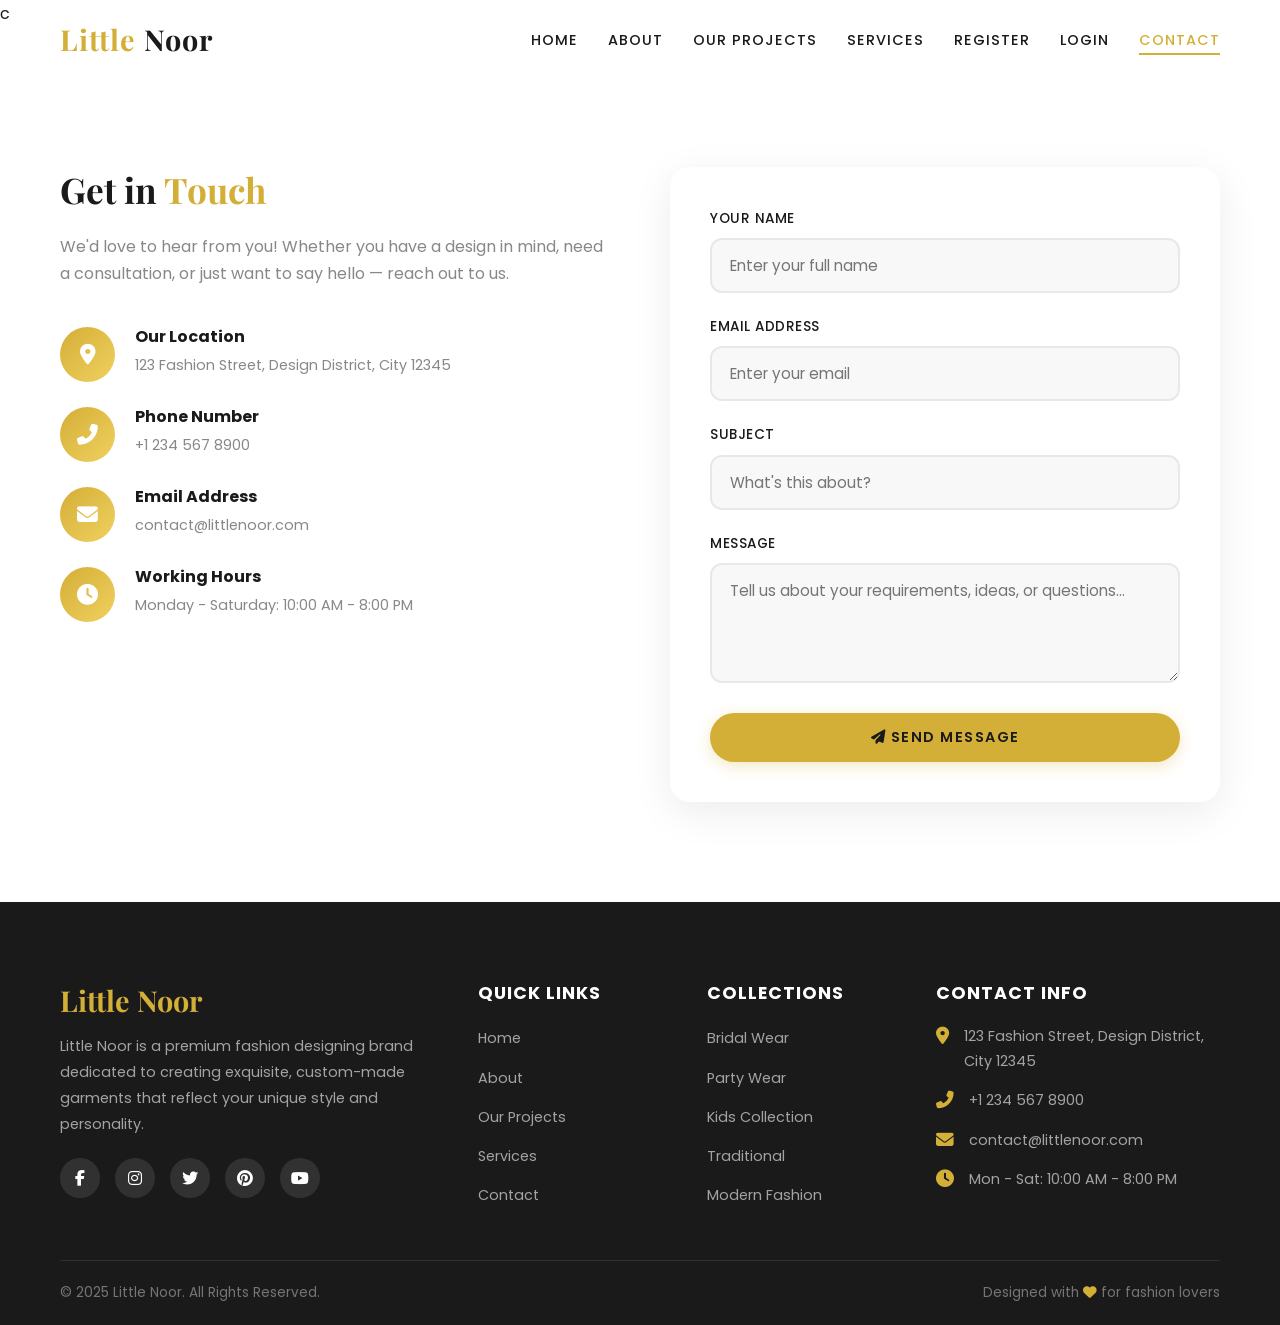
<file: contact.html>
c<!DOCTYPE html>
<html lang="en">
<head>
    <meta charset="UTF-8">
    <meta name="viewport" content="width=device-width, initial-scale=1.0">
    <meta name="description" content="Contact Little Noor - Fashion Designing Studio">
    <title>Contact Us - Little Noor</title>
    <link rel="stylesheet" href="https://cdnjs.cloudflare.com/ajax/libs/font-awesome/6.5.1/css/all.min.css">
    <link rel="stylesheet" href="css/style.css">
    <link rel="icon" type="image/svg+xml" href="data:image/svg+xml,<svg xmlns='http://www.w3.org/2000/svg' viewBox='0 0 100 100'><text y='.9em' font-size='90'>👗</text></svg>">
</head>
<body>

    <!-- Preloader -->
    <div id="preloader">
        <div class="loader"></div>
    </div>

    <!-- Navigation -->
    <nav class="navbar" id="navbar">
        <div class="container">
            <a href="index.html" class="logo">Little <span>Noor</span></a>
            <div class="nav-overlay" id="navOverlay"></div>
            <ul class="nav-menu" id="navMenu">
                <li><a href="index.html" class="nav-link">Home</a></li>
                <li><a href="index.html#about" class="nav-link">About</a></li>
                <li><a href="projects.html" class="nav-link">Our Projects</a></li>
                <li><a href="index.html#services" class="nav-link">Services</a></li>
                <li><a href="register.html" class="nav-link">Register</a></li>
                <li><a href="login.html" class="nav-link">Login</a></li>
                <li><a href="contact.html" class="nav-link active">Contact</a></li>
            </ul>
            <div class="nav-toggle" id="navToggle">
                <span></span>
                <span></span>
                <span></span>
            </div>
        </div>
    </nav>

    <!-- Contact Section -->
    <section class="contact-section">
        <div class="container">
            <div class="contact-wrapper">
                <!-- Contact Info -->
                <div class="contact-info fade-in-left">
                    <h2>Get in <span>Touch</span></h2>
                    <p>We'd love to hear from you! Whether you have a design in mind, need a consultation, or just want to say hello — reach out to us.</p>

                    <div class="contact-details">
                        <div class="contact-detail">
                            <div class="icon"><i class="fas fa-map-marker-alt"></i></div>
                            <div class="text">
                                <h4>Our Location</h4>
                                <p>123 Fashion Street, Design District, City 12345</p>
                            </div>
                        </div>
                        <div class="contact-detail">
                            <div class="icon"><i class="fas fa-phone-alt"></i></div>
                            <div class="text">
                                <h4>Phone Number</h4>
                                <p>+1 234 567 8900</p>
                            </div>
                        </div>
                        <div class="contact-detail">
                            <div class="icon"><i class="fas fa-envelope"></i></div>
                            <div class="text">
                                <h4>Email Address</h4>
                                <p>contact@littlenoor.com</p>
                            </div>
                        </div>
                        <div class="contact-detail">
                            <div class="icon"><i class="fas fa-clock"></i></div>
                            <div class="text">
                                <h4>Working Hours</h4>
                                <p>Monday - Saturday: 10:00 AM - 8:00 PM</p>
                            </div>
                        </div>
                    </div>

                    <div class="footer-social" style="margin-top: 30px;">
                        <a href="#"><i class="fab fa-facebook-f"></i></a>
                        <a href="#"><i class="fab fa-instagram"></i></a>
                        <a href="#"><i class="fab fa-twitter"></i></a>
                        <a href="#"><i class="fab fa-pinterest"></i></a>
                        <a href="#"><i class="fab fa-youtube"></i></a>
                    </div>
                </div>

                <!-- Contact Form -->
                <div class="contact-form fade-in-right">
                    <div class="success-alert" id="contactSuccess">
                        <i class="fas fa-check-circle"></i>
                        <h3>Message Sent Successfully!</h3>
                        <p>Thank you for reaching out. We'll get back to you shortly.</p>
                    </div>

                    <form id="contactForm" novalidate>
                        <div class="form-group">
                            <label for="contactName">Your Name</label>
                            <input type="text" id="contactName" name="name" placeholder="Enter your full name" required>
                            <div class="error-message">Please enter your name</div>
                        </div>

                        <div class="form-group">
                            <label for="contactEmail">Email Address</label>
                            <input type="email" id="contactEmail" name="email" placeholder="Enter your email" required>
                            <div class="error-message">Please enter a valid email address</div>
                        </div>

                        <div class="form-group">
                            <label for="contactSubject">Subject</label>
                            <input type="text" id="contactSubject" name="subject" placeholder="What's this about?" required>
                            <div class="error-message">Please enter a subject</div>
                        </div>

                        <div class="form-group">
                            <label for="contactMessage">Message</label>
                            <textarea id="contactMessage" name="message" placeholder="Tell us about your requirements, ideas, or questions..." required></textarea>
                            <div class="error-message">Please enter your message</div>
                        </div>

                        <div class="form-actions">
                            <button type="submit" class="btn btn-primary">
                                <i class="fas fa-paper-plane"></i> Send Message
                            </button>
                        </div>
                    </form>
                </div>
            </div>
        </div>
    </section>

    <!-- Footer -->
    <footer class="footer">
        <div class="container">
            <div class="footer-grid">
                <div class="footer-about">
                    <h3>Little Noor</h3>
                    <p>Little Noor is a premium fashion designing brand dedicated to creating exquisite, custom-made garments that reflect your unique style and personality.</p>
                    <div class="footer-social">
                        <a href="#"><i class="fab fa-facebook-f"></i></a>
                        <a href="#"><i class="fab fa-instagram"></i></a>
                        <a href="#"><i class="fab fa-twitter"></i></a>
                        <a href="#"><i class="fab fa-pinterest"></i></a>
                        <a href="#"><i class="fab fa-youtube"></i></a>
                    </div>
                </div>
                <div>
                    <h4>Quick Links</h4>
                    <ul class="footer-links">
                        <li><a href="index.html">Home</a></li>
                        <li><a href="index.html#about">About</a></li>
                        <li><a href="projects.html">Our Projects</a></li>
                        <li><a href="index.html#services">Services</a></li>
                        <li><a href="contact.html">Contact</a></li>
                    </ul>
                </div>
                <div>
                    <h4>Collections</h4>
                    <ul class="footer-links">
                        <li><a href="projects.html">Bridal Wear</a></li>
                        <li><a href="projects.html">Party Wear</a></li>
                        <li><a href="projects.html">Kids Collection</a></li>
                        <li><a href="projects.html">Traditional</a></li>
                        <li><a href="projects.html">Modern Fashion</a></li>
                    </ul>
                </div>
                <div>
                    <h4>Contact Info</h4>
                    <ul class="footer-contact">
                        <li><i class="fas fa-map-marker-alt"></i><span>123 Fashion Street, Design District, City 12345</span></li>
                        <li><i class="fas fa-phone-alt"></i><span>+1 234 567 8900</span></li>
                        <li><i class="fas fa-envelope"></i><span>contact@littlenoor.com</span></li>
                        <li><i class="fas fa-clock"></i><span>Mon - Sat: 10:00 AM - 8:00 PM</span></li>
                    </ul>
                </div>
            </div>
            <div class="footer-bottom">
                <p>&copy; 2025 Little Noor. All Rights Reserved.</p>
                <p>Designed with <i class="fas fa-heart" style="color: var(--gold);"></i> for fashion lovers</p>
            </div>
        </div>
    </footer>

    <!-- Scroll to Top -->
    <button class="scroll-top" id="scrollTop"><i class="fas fa-arrow-up"></i></button>

    <script src="js/script.js"></script>
</body>
</html>

</content>
</file>
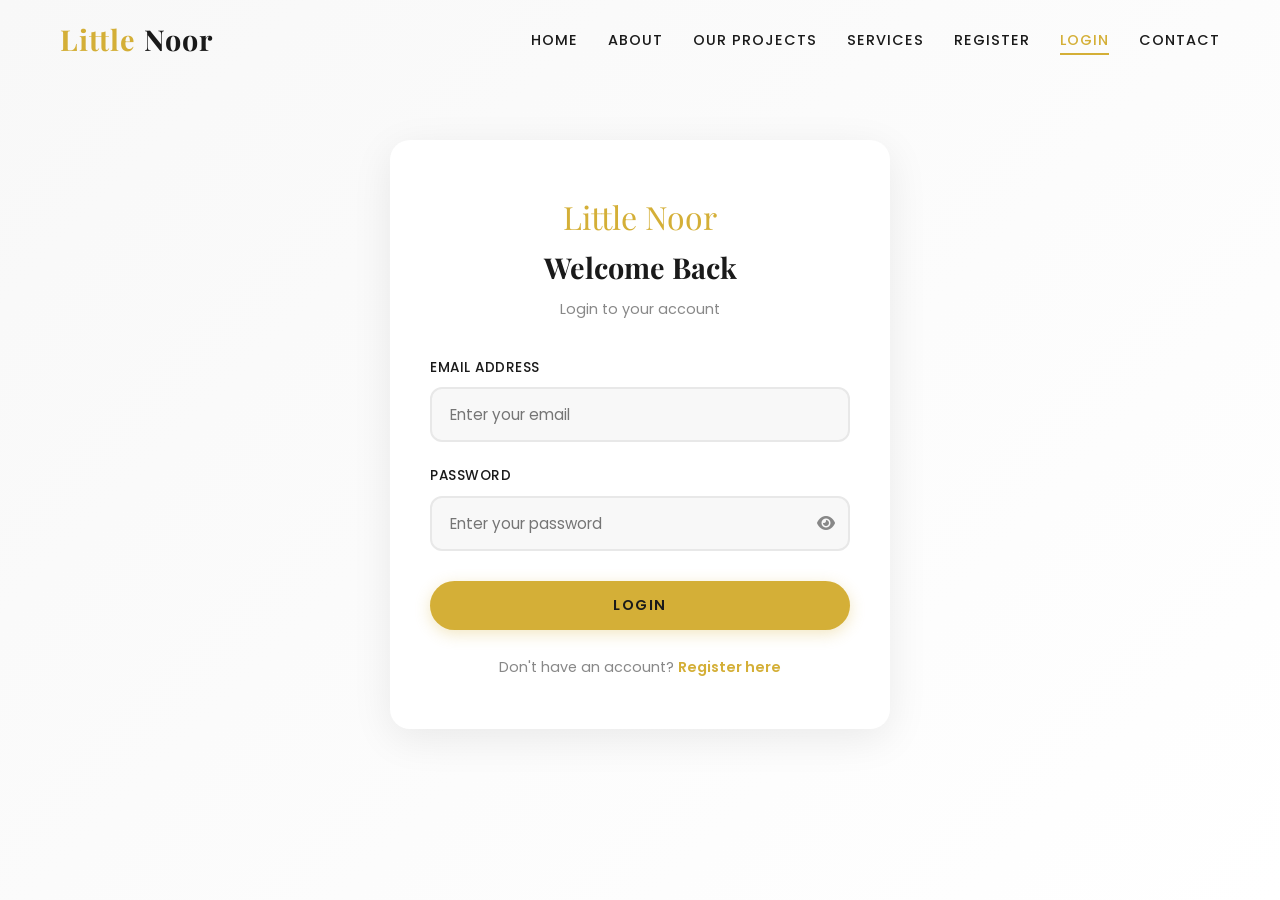
<file: dashboard.html>
<!DOCTYPE html>
<html lang="en">
<head>
    <meta charset="UTF-8">
    <meta name="viewport" content="width=device-width, initial-scale=1.0">
    <meta name="description" content="Little Noor Dashboard - Welcome to your fashion design studio">
    <title>Dashboard - Little Noor</title>
    <link rel="stylesheet" href="https://cdnjs.cloudflare.com/ajax/libs/font-awesome/6.5.1/css/all.min.css">
    <link rel="stylesheet" href="css/style.css">
    <link rel="icon" type="image/svg+xml" href="data:image/svg+xml,<svg xmlns='http://www.w3.org/2000/svg' viewBox='0 0 100 100'><text y='.9em' font-size='90'>👗</text></svg>">
</head>
<body>

    <!-- Preloader -->
    <div id="preloader">
        <div class="loader"></div>
    </div>

    <!-- Navigation -->
    <nav class="navbar" id="navbar">
        <div class="container">
            <a href="index.html" class="logo">Little <span>Noor</span></a>
            <div class="nav-overlay" id="navOverlay"></div>
            <ul class="nav-menu" id="navMenu">
                <li><a href="index.html" class="nav-link">Home</a></li>
                <li><a href="index.html#about" class="nav-link">About</a></li>
                <li><a href="projects.html" class="nav-link">Our Projects</a></li>
                <li><a href="index.html#services" class="nav-link">Services</a></li>
                <li><a href="measurements.html" class="nav-link">Measurements</a></li>
                <li><a href="index.html" class="nav-link" id="logoutBtn">Logout</a></li>
                <li><a href="contact.html" class="nav-link">Contact</a></li>
            </ul>
            <div class="nav-toggle" id="navToggle">
                <span></span>
                <span></span>
                <span></span>
            </div>
        </div>
    </nav>

    <!-- Dashboard -->
    <section class="dashboard">
        <div class="container">
            <div class="dashboard-card fade-in">
                <div class="welcome-icon">
                    <i class="fas fa-tshirt"></i>
                </div>
                <h1>Welcome to <span>Little Noor!</span></h1>
                <p>Start designing your dream dress.</p>
                <p style="margin-bottom: 35px; font-size: 0.95rem;">We're excited to have you on board. Explore our services and let your creativity shine.</p>
                <div class="dashboard-links">
                    <a href="measurements.html" class="btn btn-primary">
                        <i class="fas fa-ruler-combined"></i> Take Measurements
                    </a>
                    <a href="projects.html" class="btn btn-gold-outline">
                        <i class="fas fa-images"></i> View Projects
                    </a>
                    <a href="contact.html" class="btn btn-dark">
                        <i class="fas fa-envelope"></i> Contact Us
                    </a>
                </div>
            </div>
        </div>
    </section>

    <!-- Scroll to Top -->
    <button class="scroll-top" id="scrollTop"><i class="fas fa-arrow-up"></i></button>

    <script src="js/script.js"></script>
</body>
</html>
</file>
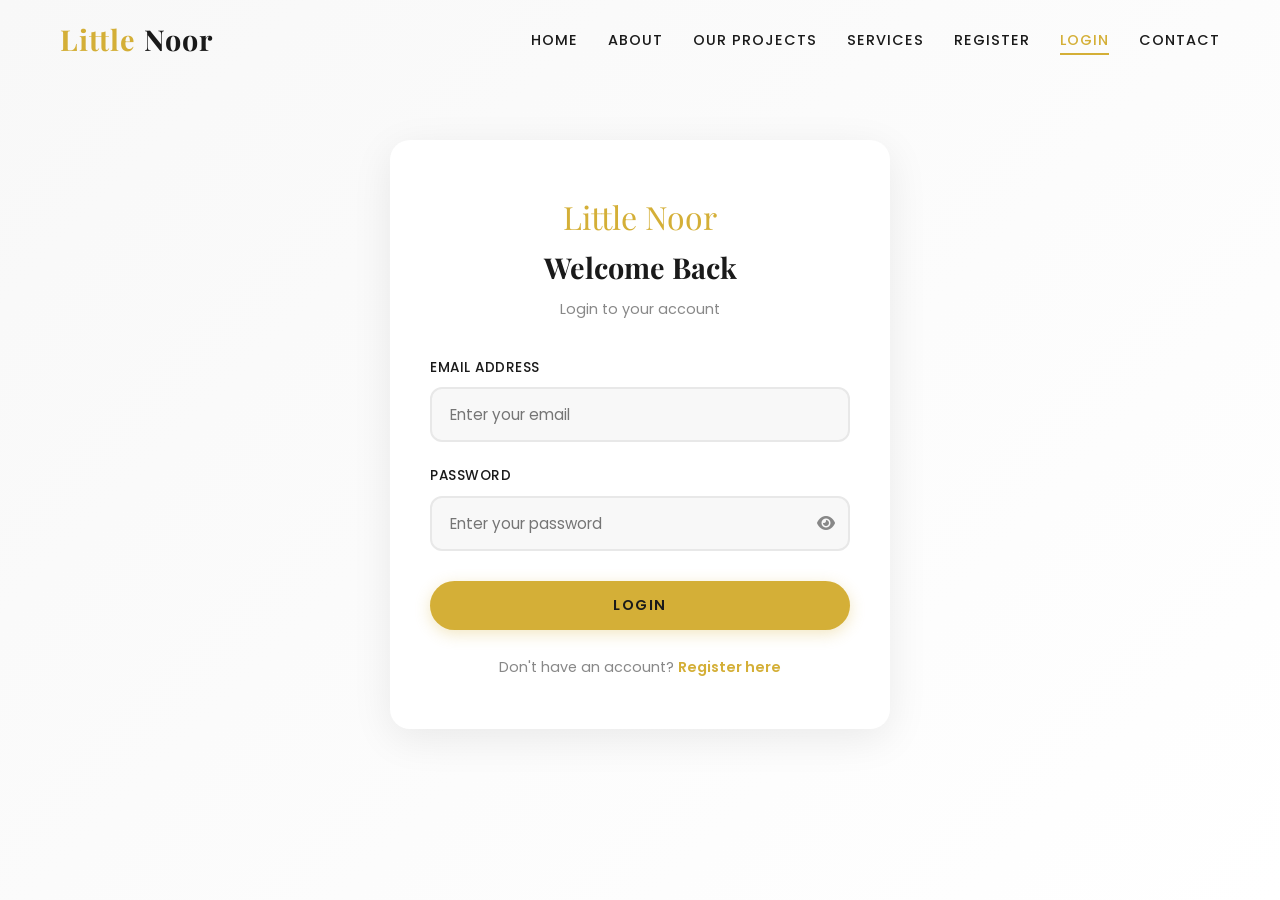
<file: login.html>
<!DOCTYPE html>
<html lang="en">
<head>
    <meta charset="UTF-8">
    <meta name="viewport" content="width=device-width, initial-scale=1.0">
    <meta name="description" content="Login to Little Noor - Access your fashion dashboard">
    <title>Login - Little Noor</title>
    <link rel="stylesheet" href="https://cdnjs.cloudflare.com/ajax/libs/font-awesome/6.5.1/css/all.min.css">
    <link rel="stylesheet" href="css/style.css">
    <link rel="icon" type="image/svg+xml" href="data:image/svg+xml,<svg xmlns='http://www.w3.org/2000/svg' viewBox='0 0 100 100'><text y='.9em' font-size='90'>👗</text></svg>">
</head>
<body>

    <!-- Preloader -->
    <div id="preloader">
        <div class="loader"></div>
    </div>

    <!-- Navigation -->
    <nav class="navbar" id="navbar">
        <div class="container">
            <a href="index.html" class="logo">Little <span>Noor</span></a>
            <div class="nav-overlay" id="navOverlay"></div>
            <ul class="nav-menu" id="navMenu">
                <li><a href="index.html" class="nav-link">Home</a></li>
                <li><a href="index.html#about" class="nav-link">About</a></li>
                <li><a href="projects.html" class="nav-link">Our Projects</a></li>
                <li><a href="index.html#services" class="nav-link">Services</a></li>
                <li><a href="register.html" class="nav-link">Register</a></li>
                <li><a href="login.html" class="nav-link active">Login</a></li>
                <li><a href="contact.html" class="nav-link">Contact</a></li>
            </ul>
            <div class="nav-toggle" id="navToggle">
                <span></span>
                <span></span>
                <span></span>
            </div>
        </div>
    </nav>

    <!-- Login Form -->
    <section class="form-section">
        <div class="container">
            <div class="form-container">
                <div class="form-header">
                    <div class="logo-text">Little Noor</div>
                    <h2>Welcome Back</h2>
                    <p>Login to your account</p>
                </div>

                <div class="success-alert" id="loginSuccess">
                    <i class="fas fa-check-circle"></i>
                    <h3>Login Successful!</h3>
                    <p>Redirecting to your dashboard...</p>
                </div>

                <div class="success-alert" id="loginError" style="background: linear-gradient(135deg, #E74C3C, #C0392B);">
                    <i class="fas fa-exclamation-circle"></i>
                    <h3>Login Failed</h3>
                    <p>Invalid email or password. Please try again.</p>
                </div>

                <form id="loginForm" novalidate>
                    <div class="form-group">
                        <label for="loginEmail">Email Address</label>
                        <input type="email" id="loginEmail" name="email" placeholder="Enter your email" required>
                        <div class="error-message">Please enter a valid email address</div>
                    </div>

                    <div class="form-group">
                        <label for="loginPassword">Password</label>
                        <div class="password-toggle">
                            <input type="password" id="loginPassword" name="password" placeholder="Enter your password" required>
                            <i class="fas fa-eye toggle-password" data-target="loginPassword"></i>
                        </div>
                        <div class="error-message">Password is required</div>
                    </div>

                    <div class="form-actions">
                        <button type="submit" class="btn btn-primary">Login</button>
                    </div>

                    <div class="form-footer">
                        Don't have an account? <a href="register.html">Register here</a>
                    </div>
                </form>
            </div>
        </div>
    </section>

    <!-- Scroll to Top -->
    <button class="scroll-top" id="scrollTop"><i class="fas fa-arrow-up"></i></button>

    <script src="js/script.js"></script>
    <script src="js/login.js"></script>
</body>
</html>
</file>
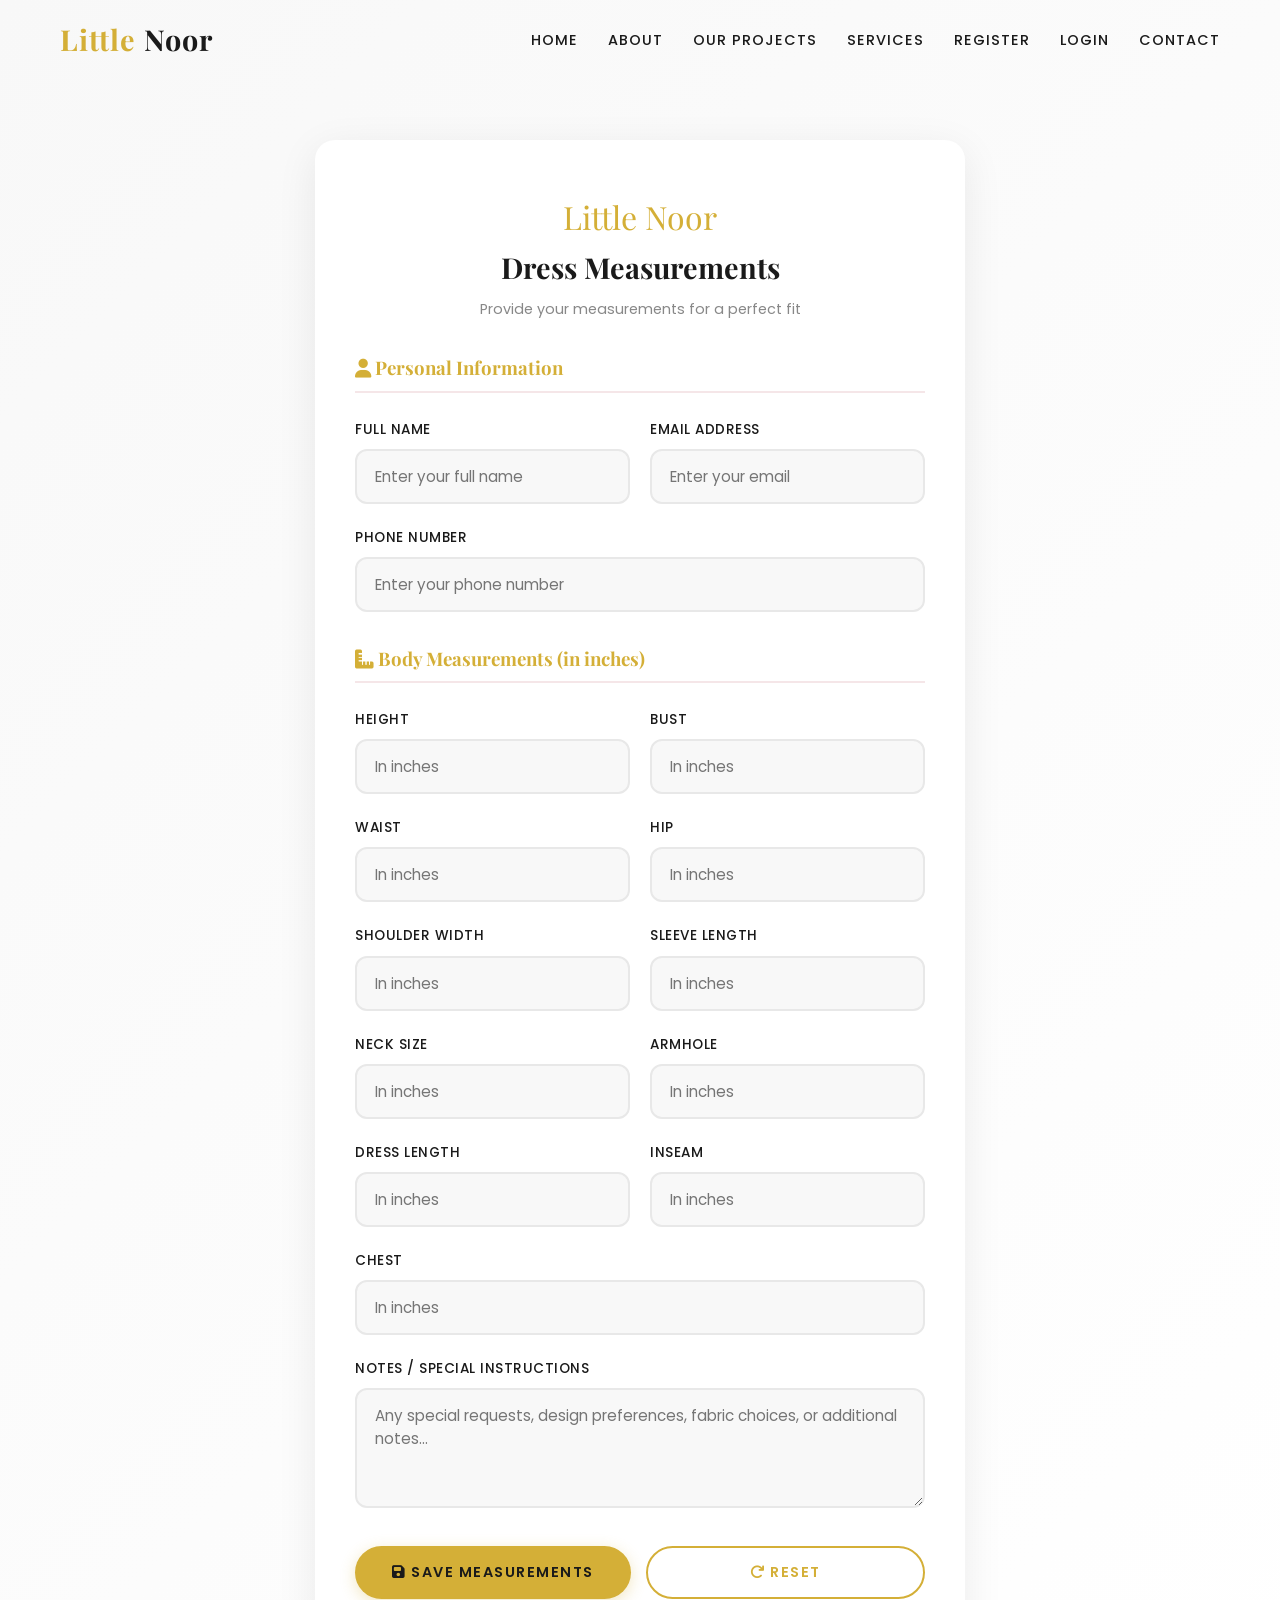
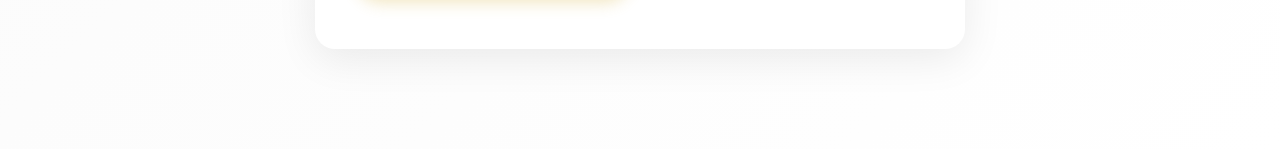
<file: measurements.html>
<!DOCTYPE html>
<html lang="en">
<head>
    <meta charset="UTF-8">
    <meta name="viewport" content="width=device-width, initial-scale=1.0">
    <meta name="description" content="Dress Measurement Form - Little Noor Fashion Designing">
    <title>Dress Measurements - Little Noor</title>
    <link rel="stylesheet" href="https://cdnjs.cloudflare.com/ajax/libs/font-awesome/6.5.1/css/all.min.css">
    <link rel="stylesheet" href="css/style.css">
    <link rel="icon" type="image/svg+xml" href="data:image/svg+xml,<svg xmlns='http://www.w3.org/2000/svg' viewBox='0 0 100 100'><text y='.9em' font-size='90'>👗</text></svg>">
</head>
<body>

    <!-- Preloader -->
    <div id="preloader">
        <div class="loader"></div>
    </div>

    <!-- Navigation -->
    <nav class="navbar" id="navbar">
        <div class="container">
            <a href="index.html" class="logo">Little <span>Noor</span></a>
            <div class="nav-overlay" id="navOverlay"></div>
            <ul class="nav-menu" id="navMenu">
                <li><a href="index.html" class="nav-link">Home</a></li>
                <li><a href="index.html#about" class="nav-link">About</a></li>
                <li><a href="projects.html" class="nav-link">Our Projects</a></li>
                <li><a href="index.html#services" class="nav-link">Services</a></li>
                <li><a href="register.html" class="nav-link">Register</a></li>
                <li><a href="login.html" class="nav-link">Login</a></li>
                <li><a href="contact.html" class="nav-link">Contact</a></li>
            </ul>
            <div class="nav-toggle" id="navToggle">
                <span></span>
                <span></span>
                <span></span>
            </div>
        </div>
    </nav>

    <!-- Measurements Form -->
    <section class="form-section">
        <div class="container">
            <div class="form-container wide">
                <div class="form-header">
                    <div class="logo-text">Little Noor</div>
                    <h2>Dress Measurements</h2>
                    <p>Provide your measurements for a perfect fit</p>
                </div>

                <div class="success-alert" id="measurementSuccess">
                    <i class="fas fa-check-circle"></i>
                    <h3>Measurements Submitted Successfully!</h3>
                    <p>We'll get back to you with a custom design soon.</p>
                </div>

                <form id="measurementForm" novalidate>
                    <h3 style="font-family: var(--font-primary); margin-bottom: 25px; color: var(--gold); border-bottom: 2px solid var(--soft-pink); padding-bottom: 10px;">
                        <i class="fas fa-user"></i> Personal Information
                    </h3>

                    <div class="form-row">
                        <div class="form-group">
                            <label for="measName">Full Name</label>
                            <input type="text" id="measName" name="name" placeholder="Enter your full name" required>
                            <div class="error-message">Name is required</div>
                        </div>
                        <div class="form-group">
                            <label for="measEmail">Email Address</label>
                            <input type="email" id="measEmail" name="email" placeholder="Enter your email" required>
                            <div class="error-message">Valid email is required</div>
                        </div>
                    </div>

                    <div class="form-group">
                        <label for="measPhone">Phone Number</label>
                        <input type="tel" id="measPhone" name="phone" placeholder="Enter your phone number" required>
                        <div class="error-message">Phone number is required</div>
                    </div>

                    <h3 style="font-family: var(--font-primary); margin: 35px 0 25px; color: var(--gold); border-bottom: 2px solid var(--soft-pink); padding-bottom: 10px;">
                        <i class="fas fa-ruler-combined"></i> Body Measurements (in inches)
                    </h3>

                    <div class="form-row">
                        <div class="form-group">
                            <label for="height">Height</label>
                            <input type="number" id="height" name="height" placeholder="In inches" step="0.1" required>
                            <div class="error-message">Height is required</div>
                        </div>
                        <div class="form-group">
                            <label for="bust">Bust</label>
                            <input type="number" id="bust" name="bust" placeholder="In inches" step="0.1" required>
                            <div class="error-message">Bust measurement is required</div>
                        </div>
                    </div>

                    <div class="form-row">
                        <div class="form-group">
                            <label for="waist">Waist</label>
                            <input type="number" id="waist" name="waist" placeholder="In inches" step="0.1" required>
                            <div class="error-message">Waist measurement is required</div>
                        </div>
                        <div class="form-group">
                            <label for="hip">Hip</label>
                            <input type="number" id="hip" name="hip" placeholder="In inches" step="0.1" required>
                            <div class="error-message">Hip measurement is required</div>
                        </div>
                    </div>

                    <div class="form-row">
                        <div class="form-group">
                            <label for="shoulderWidth">Shoulder Width</label>
                            <input type="number" id="shoulderWidth" name="shoulderWidth" placeholder="In inches" step="0.1" required>
                            <div class="error-message">Shoulder width is required</div>
                        </div>
                        <div class="form-group">
                            <label for="sleeveLength">Sleeve Length</label>
                            <input type="number" id="sleeveLength" name="sleeveLength" placeholder="In inches" step="0.1" required>
                            <div class="error-message">Sleeve length is required</div>
                        </div>
                    </div>

                    <div class="form-row">
                        <div class="form-group">
                            <label for="neckSize">Neck Size</label>
                            <input type="number" id="neckSize" name="neckSize" placeholder="In inches" step="0.1" required>
                            <div class="error-message">Neck size is required</div>
                        </div>
                        <div class="form-group">
                            <label for="armhole">Armhole</label>
                            <input type="number" id="armhole" name="armhole" placeholder="In inches" step="0.1" required>
                            <div class="error-message">Armhole is required</div>
                        </div>
                    </div>

                    <div class="form-row">
                        <div class="form-group">
                            <label for="dressLength">Dress Length</label>
                            <input type="number" id="dressLength" name="dressLength" placeholder="In inches" step="0.1" required>
                            <div class="error-message">Dress length is required</div>
                        </div>
                        <div class="form-group">
                            <label for="inseam">Inseam</label>
                            <input type="number" id="inseam" name="inseam" placeholder="In inches" step="0.1" required>
                            <div class="error-message">Inseam is required</div>
                        </div>
                    </div>

                    <div class="form-group">
                        <label for="chest">Chest</label>
                        <input type="number" id="chest" name="chest" placeholder="In inches" step="0.1" required>
                        <div class="error-message">Chest measurement is required</div>
                    </div>

                    <div class="form-group">
                        <label for="notes">Notes / Special Instructions</label>
                        <textarea id="notes" name="notes" placeholder="Any special requests, design preferences, fabric choices, or additional notes..."></textarea>
                    </div>

                    <div class="form-actions">
                        <button type="submit" class="btn btn-primary">
                            <i class="fas fa-save"></i> Save Measurements
                        </button>
                        <button type="reset" class="btn btn-gold-outline">
                            <i class="fas fa-redo"></i> Reset
                        </button>
                    </div>
                </form>
            </div>
        </div>
    </section>

    <!-- Scroll to Top -->
    <button class="scroll-top" id="scrollTop"><i class="fas fa-arrow-up"></i></button>

    <script src="js/script.js"></script>
    <script src="js/measurements.js"></script>
</body>
</html>
</file>
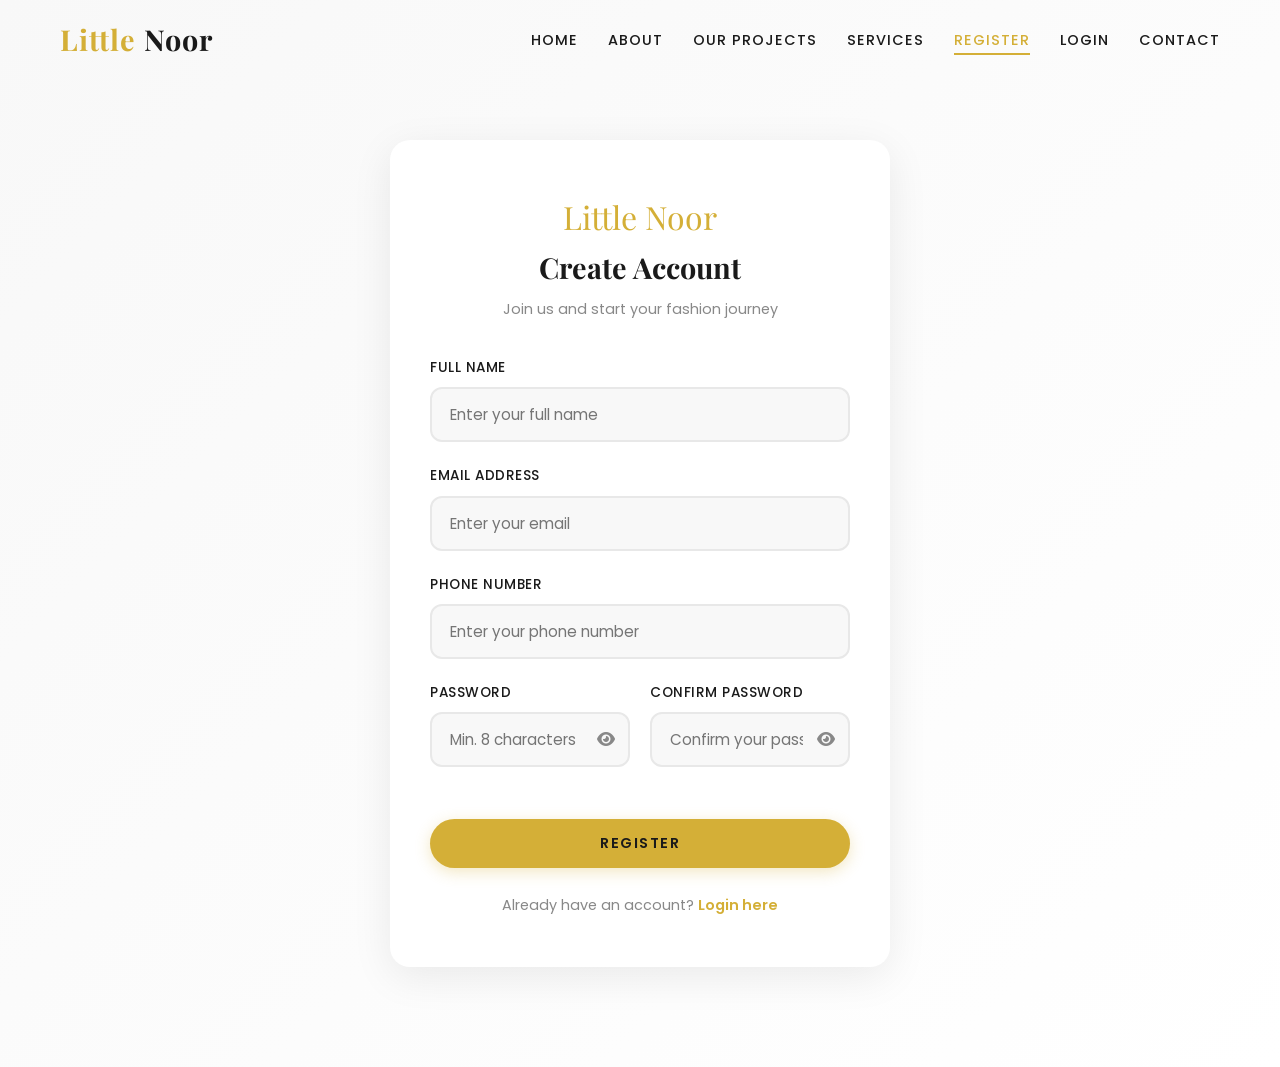
<file: register.html>
<!DOCTYPE html>
<html lang="en">
<head>
    <meta charset="UTF-8">
    <meta name="viewport" content="width=device-width, initial-scale=1.0">
    <meta name="description" content="Register at Little Noor - Create your account for exclusive fashion designs">
    <title>Register - Little Noor</title>
    <link rel="stylesheet" href="https://cdnjs.cloudflare.com/ajax/libs/font-awesome/6.5.1/css/all.min.css">
    <link rel="stylesheet" href="css/style.css">
    <link rel="icon" type="image/svg+xml" href="data:image/svg+xml,<svg xmlns='http://www.w3.org/2000/svg' viewBox='0 0 100 100'><text y='.9em' font-size='90'>👗</text></svg>">
</head>
<body>

    <!-- Preloader -->
    <div id="preloader">
        <div class="loader"></div>
    </div>

    <!-- Navigation -->
    <nav class="navbar" id="navbar">
        <div class="container">
            <a href="index.html" class="logo">Little <span>Noor</span></a>
            <div class="nav-overlay" id="navOverlay"></div>
            <ul class="nav-menu" id="navMenu">
                <li><a href="index.html" class="nav-link">Home</a></li>
                <li><a href="index.html#about" class="nav-link">About</a></li>
                <li><a href="projects.html" class="nav-link">Our Projects</a></li>
                <li><a href="index.html#services" class="nav-link">Services</a></li>
                <li><a href="register.html" class="nav-link active">Register</a></li>
                <li><a href="login.html" class="nav-link">Login</a></li>
                <li><a href="contact.html" class="nav-link">Contact</a></li>
            </ul>
            <div class="nav-toggle" id="navToggle">
                <span></span>
                <span></span>
                <span></span>
            </div>
        </div>
    </nav>

    <!-- Registration Form -->
    <section class="form-section">
        <div class="container">
            <div class="form-container">
                <div class="form-header">
                    <div class="logo-text">Little Noor</div>
                    <h2>Create Account</h2>
                    <p>Join us and start your fashion journey</p>
                </div>

                <div class="success-alert" id="registerSuccess">
                    <i class="fas fa-check-circle"></i>
                    <h3>Registration Successful!</h3>
                    <p>Your account has been created. You can now login.</p>
                </div>

                <form id="registerForm" novalidate>
                    <div class="form-group">
                        <label for="fullName">Full Name</label>
                        <input type="text" id="fullName" name="fullName" placeholder="Enter your full name" required>
                        <div class="error-message">Please enter your full name</div>
                    </div>

                    <div class="form-group">
                        <label for="regEmail">Email Address</label>
                        <input type="email" id="regEmail" name="email" placeholder="Enter your email" required>
                        <div class="error-message">Please enter a valid email address</div>
                    </div>

                    <div class="form-group">
                        <label for="regPhone">Phone Number</label>
                        <input type="tel" id="regPhone" name="phone" placeholder="Enter your phone number" required>
                        <div class="error-message">Please enter your phone number</div>
                    </div>

                    <div class="form-row">
                        <div class="form-group">
                            <label for="regPassword">Password</label>
                            <div class="password-toggle">
                                <input type="password" id="regPassword" name="password" placeholder="Min. 8 characters" required minlength="8">
                                <i class="fas fa-eye toggle-password" data-target="regPassword"></i>
                            </div>
                            <div class="error-message">Password must be at least 8 characters</div>
                        </div>

                        <div class="form-group">
                            <label for="regConfirmPassword">Confirm Password</label>
                            <div class="password-toggle">
                                <input type="password" id="regConfirmPassword" name="confirmPassword" placeholder="Confirm your password" required>
                                <i class="fas fa-eye toggle-password" data-target="regConfirmPassword"></i>
                            </div>
                            <div class="error-message">Passwords do not match</div>
                        </div>
                    </div>

                    <div class="form-actions">
                        <button type="submit" class="btn btn-primary">Register</button>
                    </div>

                    <div class="form-footer">
                        Already have an account? <a href="login.html">Login here</a>
                    </div>
                </form>
            </div>
        </div>
    </section>

    <!-- Scroll to Top -->
    <button class="scroll-top" id="scrollTop"><i class="fas fa-arrow-up"></i></button>

    <script src="js/script.js"></script>
    <script src="js/register.js"></script>
</body>
</html>
</file>
<file: css/style.css>
/* ===== LITTLE NOOR - Fashion Designing Website ===== */
/* ===== CSS STYLES ===== */

/* --- Google Fonts --- */
@import url('https://fonts.googleapis.com/css2?family=Playfair+Display:wght@400;500;600;700&family=Poppins:wght@300;400;500;600;700&display=swap');

/* --- CSS Variables --- */
:root {
    --gold: #D4AF37;
    --gold-light: #F0D060;
    --gold-dark: #B8960F;
    --white: #FFFFFF;
    --black: #1A1A1A;
    --black-light: #2D2D2D;
    --soft-pink: #F5E6E8;
    --soft-pink-dark: #E8C4CA;
    --gray: #888888;
    --light-gray: #F8F8F8;
    --shadow: 0 10px 40px rgba(0, 0, 0, 0.08);
    --shadow-hover: 0 20px 60px rgba(0, 0, 0, 0.15);
    --transition: all 0.4s cubic-bezier(0.25, 0.46, 0.45, 0.94);
    --font-primary: 'Playfair Display', serif;
    --font-secondary: 'Poppins', sans-serif;
    --glass-bg: rgba(255, 255, 255, 0.15);
    --glass-border: rgba(255, 255, 255, 0.25);
    --glass-shadow: 0 8px 32px rgba(0, 0, 0, 0.1);
}

/* --- Reset & Base --- */
*, *::before, *::after {
    margin: 0;
    padding: 0;
    box-sizing: border-box;
}

html {
    scroll-behavior: smooth;
    font-size: 16px;
}

body {
    font-family: var(--font-secondary);
    color: var(--black);
    background: var(--white);
    overflow-x: hidden;
    line-height: 1.7;
}

a {
    text-decoration: none;
    color: inherit;
    transition: var(--transition);
}

ul {
    list-style: none;
}

img {
    max-width: 100%;
    height: auto;
    display: block;
}

.container {
    max-width: 1200px;
    margin: 0 auto;
    padding: 0 20px;
}

h1, h2, h3, h4, h5, h6 {
    font-family: var(--font-primary);
    line-height: 1.3;
}

/* --- Preloader --- */
#preloader {
    position: fixed;
    top: 0;
    left: 0;
    width: 100%;
    height: 100%;
    background: var(--white);
    display: flex;
    align-items: center;
    justify-content: center;
    z-index: 99999;
    transition: opacity 0.6s ease, visibility 0.6s ease;
}

#preloader.hidden {
    opacity: 0;
    visibility: hidden;
}

.loader {
    width: 60px;
    height: 60px;
    border: 4px solid var(--soft-pink);
    border-top-color: var(--gold);
    border-radius: 50%;
    animation: spin 0.8s linear infinite;
}

@keyframes spin {
    to { transform: rotate(360deg); }
}

/* --- Navigation --- */
.navbar {
    position: fixed;
    top: 0;
    left: 0;
    width: 100%;
    z-index: 1000;
    padding: 15px 0;
    transition: var(--transition);
    background: transparent;
}

.navbar.scrolled {
    background: rgba(255, 255, 255, 0.95);
    backdrop-filter: blur(20px);
    -webkit-backdrop-filter: blur(20px);
    box-shadow: 0 2px 20px rgba(0, 0, 0, 0.08);
    padding: 10px 0;
}

.navbar .container {
    display: flex;
    align-items: center;
    justify-content: space-between;
}

.logo {
    font-family: var(--font-primary);
    font-size: 1.8rem;
    font-weight: 700;
    color: var(--gold);
    letter-spacing: 1px;
}

.logo span {
    color: var(--black);
}

.nav-menu {
    display: flex;
    align-items: center;
    gap: 30px;
}

.nav-link {
    font-family: var(--font-secondary);
    font-size: 0.9rem;
    font-weight: 500;
    color: var(--black);
    text-transform: uppercase;
    letter-spacing: 1px;
    position: relative;
    padding: 5px 0;
}

.nav-link::after {
    content: '';
    position: absolute;
    bottom: 0;
    left: 0;
    width: 0;
    height: 2px;
    background: var(--gold);
    transition: var(--transition);
}

.nav-link:hover::after,
.nav-link.active::after {
    width: 100%;
}

.nav-link:hover {
    color: var(--gold);
}

.nav-link.active {
    color: var(--gold);
}

.nav-toggle {
    display: none;
    flex-direction: column;
    cursor: pointer;
    gap: 5px;
}

.nav-toggle span {
    display: block;
    width: 25px;
    height: 2px;
    background: var(--black);
    transition: var(--transition);
    border-radius: 2px;
}

.nav-toggle.active span:nth-child(1) {
    transform: rotate(45deg) translate(5px, 5px);
}

.nav-toggle.active span:nth-child(2) {
    opacity: 0;
}

.nav-toggle.active span:nth-child(3) {
    transform: rotate(-45deg) translate(5px, -5px);
}

/* --- Hero Section --- */
.hero {
    position: relative;
    height: 100vh;
    min-height: 600px;
    background: linear-gradient(135deg, var(--black) 0%, var(--black-light) 100%);
    overflow: hidden;
    display: flex;
    align-items: center;
}

.hero-slider {
    position: absolute;
    top: 0;
    left: 0;
    width: 100%;
    height: 100%;
}

.slide {
    position: absolute;
    top: 0;
    left: 0;
    width: 100%;
    height: 100%;
    opacity: 0;
    transition: opacity 1.5s ease;
    display: flex;
    align-items: center;
    justify-content: center;
}

.slide.active {
    opacity: 1;
}

.slide-bg {
    position: absolute;
    top: 0;
    left: 0;
    width: 100%;
    height: 100%;
    background-size: cover;
    background-position: center;
    filter: brightness(0.4);
}

.slide-content {
    position: relative;
    z-index: 2;
    text-align: center;
    color: var(--white);
    max-width: 800px;
    padding: 0 20px;
}

.slide-content .subtitle {
    font-family: var(--font-secondary);
    font-size: 1rem;
    text-transform: uppercase;
    letter-spacing: 4px;
    color: var(--gold);
    margin-bottom: 20px;
}

.slide-content h1 {
    font-size: 4rem;
    font-weight: 700;
    margin-bottom: 20px;
    color: var(--white);
}

.slide-content p {
    font-size: 1.1rem;
    color: rgba(255, 255, 255, 0.8);
    margin-bottom: 30px;
    line-height: 1.8;
}

.hero .overlay {
    position: absolute;
    top: 0;
    left: 0;
    width: 100%;
    height: 100%;
    background: linear-gradient(180deg, rgba(0,0,0,0.3) 0%, rgba(0,0,0,0.6) 100%);
    z-index: 1;
}

.slider-controls {
    position: absolute;
    bottom: 40px;
    left: 50%;
    transform: translateX(-50%);
    display: flex;
    gap: 12px;
    z-index: 3;
}

.slider-dot {
    width: 12px;
    height: 12px;
    border-radius: 50%;
    background: rgba(255, 255, 255, 0.3);
    border: none;
    cursor: pointer;
    transition: var(--transition);
}

.slider-dot.active {
    background: var(--gold);
    transform: scale(1.3);
}

.slider-arrows {
    position: absolute;
    top: 50%;
    transform: translateY(-50%);
    width: 100%;
    display: flex;
    justify-content: space-between;
    padding: 0 30px;
    z-index: 3;
    pointer-events: none;
}

.slider-arrow {
    pointer-events: all;
    width: 50px;
    height: 50px;
    border-radius: 50%;
    background: rgba(255, 255, 255, 0.1);
    backdrop-filter: blur(10px);
    border: 1px solid rgba(255, 255, 255, 0.2);
    color: var(--white);
    font-size: 1.2rem;
    cursor: pointer;
    transition: var(--transition);
    display: flex;
    align-items: center;
    justify-content: center;
}

.slider-arrow:hover {
    background: var(--gold);
    border-color: var(--gold);
}

/* --- Buttons --- */
.btn {
    display: inline-block;
    padding: 14px 36px;
    border-radius: 50px;
    font-family: var(--font-secondary);
    font-size: 0.9rem;
    font-weight: 600;
    text-transform: uppercase;
    letter-spacing: 1.5px;
    cursor: pointer;
    transition: var(--transition);
    border: none;
    position: relative;
    overflow: hidden;
}

.btn-primary {
    background: var(--gold);
    color: var(--black);
    box-shadow: 0 4px 15px rgba(212, 175, 55, 0.3);
}

.btn-primary:hover {
    background: var(--gold-dark);
    transform: translateY(-3px);
    box-shadow: 0 8px 25px rgba(212, 175, 55, 0.4);
}

.btn-secondary {
    background: transparent;
    color: var(--white);
    border: 2px solid var(--white);
}

.btn-secondary:hover {
    background: var(--white);
    color: var(--black);
}

.btn-dark {
    background: var(--black);
    color: var(--white);
    border: 2px solid var(--black);
}

.btn-dark:hover {
    background: transparent;
    color: var(--black);
}

.btn-gold-outline {
    background: transparent;
    color: var(--gold);
    border: 2px solid var(--gold);
}

.btn-gold-outline:hover {
    background: var(--gold);
    color: var(--black);
}

/* --- Section Styles --- */
.section {
    padding: 100px 0;
    position: relative;
}

.section-header {
    text-align: center;
    margin-bottom: 60px;
}

.section-header .subtitle {
    font-family: var(--font-secondary);
    font-size: 0.85rem;
    text-transform: uppercase;
    letter-spacing: 3px;
    color: var(--gold);
    margin-bottom: 10px;
}

.section-header h2 {
    font-size: 2.8rem;
    color: var(--black);
    margin-bottom: 15px;
}

.section-header p {
    color: var(--gray);
    font-size: 1rem;
    max-width: 600px;
    margin: 0 auto;
}

/* --- Welcome Section --- */
.welcome {
    background: var(--light-gray);
}

.welcome-content {
    display: grid;
    grid-template-columns: 1fr 1fr;
    gap: 60px;
    align-items: center;
}

.welcome-image {
    position: relative;
    border-radius: 20px;
    overflow: hidden;
    box-shadow: var(--shadow);
}

.welcome-image img {
    width: 100%;
    height: 450px;
    object-fit: cover;
    transition: var(--transition);
}

.welcome-image:hover img {
    transform: scale(1.05);
}

.welcome-image::after {
    content: '';
    position: absolute;
    bottom: 0;
    left: 0;
    width: 100%;
    height: 50%;
    background: linear-gradient(transparent, rgba(0,0,0,0.3));
}

.welcome-text h2 {
    font-size: 2.5rem;
    margin-bottom: 20px;
}

.welcome-text h2 span {
    color: var(--gold);
}

.welcome-text p {
    color: var(--gray);
    margin-bottom: 20px;
    font-size: 1rem;
}

.features-list {
    display: grid;
    grid-template-columns: 1fr 1fr;
    gap: 15px;
    margin-top: 30px;
}

.feature-item {
    display: flex;
    align-items: center;
    gap: 10px;
    font-size: 0.95rem;
}

.feature-item i {
    color: var(--gold);
    font-size: 1.1rem;
}

/* --- Collections / Services Section --- */
.collections {
    background: var(--white);
}

.collections-grid {
    display: grid;
    grid-template-columns: repeat(3, 1fr);
    gap: 30px;
}

.collection-card {
    position: relative;
    border-radius: 20px;
    overflow: hidden;
    box-shadow: var(--shadow);
    transition: var(--transition);
    cursor: pointer;
    height: 400px;
}

.collection-card:hover {
    transform: translateY(-10px);
    box-shadow: var(--shadow-hover);
}

.collection-card img {
    width: 100%;
    height: 100%;
    object-fit: cover;
    transition: var(--transition);
}

.collection-card:hover img {
    transform: scale(1.1);
}

.collection-card .card-overlay {
    position: absolute;
    bottom: 0;
    left: 0;
    width: 100%;
    padding: 30px;
    background: linear-gradient(transparent, rgba(0,0,0,0.8));
    color: var(--white);
    transition: var(--transition);
}

.collection-card .card-overlay h3 {
    font-size: 1.5rem;
    margin-bottom: 8px;
}

.collection-card .card-overlay p {
    font-size: 0.9rem;
    opacity: 0.8;
}

/* --- Glassmorphism Cards --- */
.glass-card {
    background: var(--glass-bg);
    backdrop-filter: blur(12px);
    -webkit-backdrop-filter: blur(12px);
    border: 1px solid var(--glass-border);
    border-radius: 20px;
    box-shadow: var(--glass-shadow);
    padding: 30px;
    transition: var(--transition);
}

.glass-card:hover {
    transform: translateY(-5px);
    box-shadow: 0 12px 40px rgba(0, 0, 0, 0.15);
}

/* --- Services Section --- */
.services {
    background: var(--light-gray);
}

.services-grid {
    display: grid;
    grid-template-columns: repeat(3, 1fr);
    gap: 30px;
}

.service-card {
    background: var(--white);
    padding: 40px 30px;
    border-radius: 20px;
    text-align: center;
    box-shadow: var(--shadow);
    transition: var(--transition);
    border: 1px solid transparent;
}

.service-card:hover {
    border-color: var(--gold);
    transform: translateY(-8px);
    box-shadow: var(--shadow-hover);
}

.service-card .icon {
    width: 80px;
    height: 80px;
    margin: 0 auto 25px;
    background: linear-gradient(135deg, var(--gold), var(--gold-light));
    border-radius: 50%;
    display: flex;
    align-items: center;
    justify-content: center;
    font-size: 2rem;
    color: var(--white);
}

.service-card h3 {
    font-size: 1.3rem;
    margin-bottom: 15px;
}

.service-card p {
    color: var(--gray);
    font-size: 0.95rem;
}

/* --- Testimonials --- */
.testimonials {
    background: var(--black);
    color: var(--white);
}

.testimonials .section-header h2 {
    color: var(--white);
}

.testimonials .section-header p {
    color: rgba(255, 255, 255, 0.6);
}

.testimonials-grid {
    display: grid;
    grid-template-columns: repeat(3, 1fr);
    gap: 30px;
}

.testimonial-card {
    background: rgba(255, 255, 255, 0.05);
    border: 1px solid rgba(255, 255, 255, 0.1);
    border-radius: 20px;
    padding: 35px;
    transition: var(--transition);
}

.testimonial-card:hover {
    background: rgba(255, 255, 255, 0.1);
    transform: translateY(-5px);
}

.testimonial-card .stars {
    color: var(--gold);
    margin-bottom: 20px;
    font-size: 1rem;
}

.testimonial-card p {
    color: rgba(255, 255, 255, 0.8);
    font-style: italic;
    margin-bottom: 20px;
    font-size: 0.95rem;
}

.testimonial-card .author {
    display: flex;
    align-items: center;
    gap: 15px;
}

.testimonial-card .author img {
    width: 50px;
    height: 50px;
    border-radius: 50%;
    object-fit: cover;
    border: 2px solid var(--gold);
}

.testimonial-card .author-info h4 {
    font-family: var(--font-secondary);
    font-size: 1rem;
    color: var(--white);
}

.testimonial-card .author-info span {
    font-size: 0.8rem;
    color: var(--gold);
}

/* --- Footer --- */
.footer {
    background: var(--black);
    color: var(--white);
    padding: 80px 0 0;
}

.footer-grid {
    display: grid;
    grid-template-columns: 2fr 1fr 1fr 1.5fr;
    gap: 40px;
    margin-bottom: 40px;
}

.footer-about h3 {
    font-size: 1.8rem;
    color: var(--gold);
    margin-bottom: 15px;
}

.footer-about p {
    color: rgba(255, 255, 255, 0.6);
    font-size: 0.9rem;
    line-height: 1.8;
}

.footer h4 {
    font-family: var(--font-secondary);
    font-size: 1.1rem;
    text-transform: uppercase;
    letter-spacing: 1px;
    margin-bottom: 20px;
    color: var(--white);
}

.footer-links li {
    margin-bottom: 12px;
}

.footer-links a {
    color: rgba(255, 255, 255, 0.6);
    font-size: 0.9rem;
    transition: var(--transition);
}

.footer-links a:hover {
    color: var(--gold);
    padding-left: 5px;
}

.footer-contact li {
    display: flex;
    align-items: flex-start;
    gap: 15px;
    margin-bottom: 15px;
    color: rgba(255, 255, 255, 0.6);
    font-size: 0.9rem;
}

.footer-contact i {
    color: var(--gold);
    font-size: 1.1rem;
    margin-top: 3px;
}

.footer-social {
    display: flex;
    gap: 15px;
    margin-top: 20px;
}

.footer-social a {
    width: 40px;
    height: 40px;
    border-radius: 50%;
    background: rgba(255, 255, 255, 0.1);
    display: flex;
    align-items: center;
    justify-content: center;
    color: var(--white);
    transition: var(--transition);
}

.footer-social a:hover {
    background: var(--gold);
    color: var(--black);
    transform: translateY(-3px);
}

.footer-bottom {
    border-top: 1px solid rgba(255, 255, 255, 0.1);
    padding: 20px 0;
    display: flex;
    justify-content: space-between;
    align-items: center;
    font-size: 0.85rem;
    color: rgba(255, 255, 255, 0.4);
}

/* --- Scroll-to-Top --- */
.scroll-top {
    position: fixed;
    bottom: 30px;
    right: 30px;
    width: 45px;
    height: 45px;
    background: var(--gold);
    color: var(--black);
    border: none;
    border-radius: 50%;
    font-size: 1.2rem;
    cursor: pointer;
    z-index: 999;
    opacity: 0;
    visibility: hidden;
    transition: var(--transition);
    box-shadow: 0 4px 15px rgba(212, 175, 55, 0.3);
}

.scroll-top.visible {
    opacity: 1;
    visibility: visible;
}

.scroll-top:hover {
    background: var(--gold-dark);
    transform: translateY(-3px);
}

/* --- Forms --- */
.form-section {
    padding: 140px 0 100px;
    min-height: 100vh;
    background: linear-gradient(135deg, var(--light-gray) 0%, var(--white) 100%);
}

.form-container {
    max-width: 500px;
    margin: 0 auto;
    background: var(--white);
    border-radius: 20px;
    padding: 50px 40px;
    box-shadow: var(--shadow);
}

.form-container.wide {
    max-width: 650px;
}

.form-header {
    text-align: center;
    margin-bottom: 35px;
}

.form-header .logo-text {
    font-family: var(--font-primary);
    font-size: 2rem;
    color: var(--gold);
    margin-bottom: 5px;
}

.form-header h2 {
    font-size: 1.8rem;
    margin-bottom: 10px;
}

.form-header p {
    color: var(--gray);
    font-size: 0.9rem;
}

.form-group {
    margin-bottom: 22px;
}

.form-group label {
    display: block;
    margin-bottom: 8px;
    font-size: 0.85rem;
    font-weight: 500;
    color: var(--black);
    text-transform: uppercase;
    letter-spacing: 0.5px;
}

.form-group input,
.form-group textarea,
.form-group select {
    width: 100%;
    padding: 14px 18px;
    border: 2px solid #E8E8E8;
    border-radius: 12px;
    font-family: var(--font-secondary);
    font-size: 0.95rem;
    transition: var(--transition);
    background: var(--light-gray);
    outline: none;
}

.form-group input:focus,
.form-group textarea:focus,
.form-group select:focus {
    border-color: var(--gold);
    background: var(--white);
    box-shadow: 0 0 0 4px rgba(212, 175, 55, 0.1);
}

.form-group textarea {
    resize: vertical;
    min-height: 120px;
}

.form-group .error-message {
    font-size: 0.8rem;
    color: #E74C3C;
    margin-top: 5px;
    display: none;
}

.form-group.invalid input,
.form-group.invalid textarea {
    border-color: #E74C3C;
}

.form-group.invalid .error-message {
    display: block;
}

.form-group .password-toggle {
    position: relative;
}

.form-group .password-toggle input {
    padding-right: 45px;
}

.form-group .password-toggle i {
    position: absolute;
    right: 15px;
    top: 50%;
    transform: translateY(-50%);
    cursor: pointer;
    color: var(--gray);
}

.form-row {
    display: grid;
    grid-template-columns: 1fr 1fr;
    gap: 20px;
}

.form-actions {
    display: flex;
    gap: 15px;
    margin-top: 30px;
}

.form-actions .btn {
    flex: 1;
    text-align: center;
}

.form-footer {
    text-align: center;
    margin-top: 25px;
    font-size: 0.9rem;
    color: var(--gray);
}

.form-footer a {
    color: var(--gold);
    font-weight: 600;
}

.form-footer a:hover {
    text-decoration: underline;
}

/* --- Success Alert --- */
.success-alert {
    display: none;
    background: linear-gradient(135deg, #27AE60, #2ECC71);
    color: var(--white);
    padding: 20px 30px;
    border-radius: 12px;
    text-align: center;
    margin-bottom: 25px;
    animation: slideDown 0.5s ease;
}

.success-alert.show {
    display: block;
}

.success-alert i {
    font-size: 2.5rem;
    margin-bottom: 10px;
}

.success-alert h3 {
    font-size: 1.3rem;
    margin-bottom: 5px;
}

.success-alert p {
    font-size: 0.9rem;
    opacity: 0.9;
}

@keyframes slideDown {
    from {
        opacity: 0;
        transform: translateY(-20px);
    }
    to {
        opacity: 1;
        transform: translateY(0);
    }
}

/* --- Dashboard --- */
.dashboard {
    padding: 140px 0 100px;
    min-height: 100vh;
    background: linear-gradient(135deg, var(--light-gray), var(--white));
}

.dashboard-card {
    max-width: 800px;
    margin: 0 auto;
    background: var(--white);
    border-radius: 20px;
    padding: 60px 50px;
    box-shadow: var(--shadow);
    text-align: center;
}

.dashboard-card .welcome-icon {
    font-size: 4rem;
    color: var(--gold);
    margin-bottom: 25px;
}

.dashboard-card h1 {
    font-size: 2.5rem;
    margin-bottom: 15px;
}

.dashboard-card h1 span {
    color: var(--gold);
}

.dashboard-card p {
    font-size: 1.1rem;
    color: var(--gray);
    margin-bottom: 30px;
}

.dashboard-links {
    display: flex;
    gap: 20px;
    justify-content: center;
    flex-wrap: wrap;
}

/* --- Projects Gallery --- */
.projects-hero {
    padding: 140px 0 80px;
    background: linear-gradient(135deg, var(--black), var(--black-light));
    text-align: center;
    color: var(--white);
}

.projects-hero h1 {
    font-size: 3rem;
    margin-bottom: 15px;
}

.projects-hero p {
    color: rgba(255, 255, 255, 0.7);
    font-size: 1.1rem;
}

.projects-grid {
    display: grid;
    grid-template-columns: repeat(3, 1fr);
    gap: 30px;
    padding: 80px 0;
}

.project-card {
    border-radius: 20px;
    overflow: hidden;
    box-shadow: var(--shadow);
    transition: var(--transition);
    background: var(--white);
}

.project-card:hover {
    transform: translateY(-10px);
    box-shadow: var(--shadow-hover);
}

.project-card .project-image {
    height: 280px;
    overflow: hidden;
    position: relative;
}

.project-card .project-image img {
    width: 100%;
    height: 100%;
    object-fit: cover;
    transition: var(--transition);
}

.project-card:hover .project-image img {
    transform: scale(1.1);
}

.project-card .project-info {
    padding: 25px;
}

.project-card .project-info h3 {
    font-size: 1.3rem;
    margin-bottom: 10px;
}

.project-card .project-info p {
    color: var(--gray);
    font-size: 0.9rem;
}

.project-card .project-tag {
    display: inline-block;
    padding: 5px 15px;
    background: var(--soft-pink);
    color: var(--gold-dark);
    border-radius: 20px;
    font-size: 0.8rem;
    font-weight: 500;
    margin-bottom: 10px;
}

/* --- Contact Section --- */
.contact-section {
    padding: 140px 0 100px;
}

.contact-wrapper {
    display: grid;
    grid-template-columns: 1fr 1fr;
    gap: 60px;
    align-items: start;
}

.contact-info h2 {
    font-size: 2.2rem;
    margin-bottom: 20px;
}

.contact-info h2 span {
    color: var(--gold);
}

.contact-info > p {
    color: var(--gray);
    margin-bottom: 40px;
}

.contact-details {
    display: flex;
    flex-direction: column;
    gap: 25px;
}

.contact-detail {
    display: flex;
    align-items: flex-start;
    gap: 20px;
}

.contact-detail .icon {
    width: 55px;
    height: 55px;
    min-width: 55px;
    background: linear-gradient(135deg, var(--gold), var(--gold-light));
    border-radius: 50%;
    display: flex;
    align-items: center;
    justify-content: center;
    font-size: 1.3rem;
    color: var(--white);
}

.contact-detail .text h4 {
    font-family: var(--font-secondary);
    font-size: 1rem;
    margin-bottom: 5px;
}

.contact-detail .text p {
    color: var(--gray);
    font-size: 0.9rem;
}

.contact-form {
    background: var(--white);
    padding: 40px;
    border-radius: 20px;
    box-shadow: var(--shadow);
}

/* --- Animations --- */
.fade-in {
    opacity: 0;
    transform: translateY(30px);
    transition: opacity 0.6s ease, transform 0.6s ease;
}

.fade-in.visible {
    opacity: 1;
    transform: translateY(0);
}

.fade-in-left {
    opacity: 0;
    transform: translateX(-40px);
    transition: opacity 0.6s ease, transform 0.6s ease;
}

.fade-in-left.visible {
    opacity: 1;
    transform: translateX(0);
}

.fade-in-right {
    opacity: 0;
    transform: translateX(40px);
    transition: opacity 0.6s ease, transform 0.6s ease;
}

.fade-in-right.visible {
    opacity: 1;
    transform: translateX(0);
}

/* --- Responsive --- */
@media (max-width: 1024px) {
    .collections-grid {
        grid-template-columns: repeat(2, 1fr);
    }

    .services-grid {
        grid-template-columns: repeat(2, 1fr);
    }

    .testimonials-grid {
        grid-template-columns: repeat(2, 1fr);
    }

    .projects-grid {
        grid-template-columns: repeat(2, 1fr);
    }

    .footer-grid {
        grid-template-columns: 1fr 1fr;
    }

    .welcome-content {
        grid-template-columns: 1fr;
        gap: 40px;
    }

    .contact-wrapper {
        grid-template-columns: 1fr;
        gap: 40px;
    }
}

@media (max-width: 768px) {
    html {
        font-size: 14px;
    }

    .nav-menu {
        position: fixed;
        top: 0;
        right: -100%;
        width: 80%;
        max-width: 350px;
        height: 100vh;
        background: var(--white);
        flex-direction: column;
        justify-content: center;
        padding: 50px;
        box-shadow: -10px 0 30px rgba(0, 0, 0, 0.1);
        transition: var(--transition);
        z-index: 999;
    }

    .nav-menu.active {
        right: 0;
    }

    .nav-toggle {
        display: flex;
        z-index: 1000;
    }

    .nav-overlay {
        position: fixed;
        top: 0;
        left: 0;
        width: 100%;
        height: 100%;
        background: rgba(0, 0, 0, 0.5);
        z-index: 998;
        opacity: 0;
        visibility: hidden;
        transition: var(--transition);
    }

    .nav-overlay.active {
        opacity: 1;
        visibility: visible;
    }

    .slide-content h1 {
        font-size: 2.5rem;
    }

    .section-header h2 {
        font-size: 2rem;
    }

    .collections-grid {
        grid-template-columns: 1fr;
    }

    .services-grid {
        grid-template-columns: 1fr;
    }

    .testimonials-grid {
        grid-template-columns: 1fr;
    }

    .projects-grid {
        grid-template-columns: 1fr;
    }

    .footer-grid {
        grid-template-columns: 1fr;
    }

    .form-row {
        grid-template-columns: 1fr;
    }

    .dashboard-card {
        padding: 40px 25px;
    }

    .welcome-text h2 {
        font-size: 2rem;
    }

    .projects-hero h1 {
        font-size: 2.2rem;
    }

    .features-list {
        grid-template-columns: 1fr;
    }

    .footer-bottom {
        flex-direction: column;
        gap: 10px;
        text-align: center;
    }

    .slider-arrows {
        padding: 0 15px;
    }

    .slider-arrow {
        width: 40px;
        height: 40px;
        font-size: 1rem;
    }

    .contact-form {
        padding: 30px 25px;
    }

    .form-container {
        padding: 35px 25px;
    }

    .dashboard-links {
        flex-direction: column;
        align-items: center;
    }
}

@media (max-width: 480px) {
    .slide-content h1 {
        font-size: 1.8rem;
    }

    .section-header h2 {
        font-size: 1.6rem;
    }

    .container {
        padding: 0 15px;
    }

    .collection-card {
        height: 300px;
    }
}
</file>
